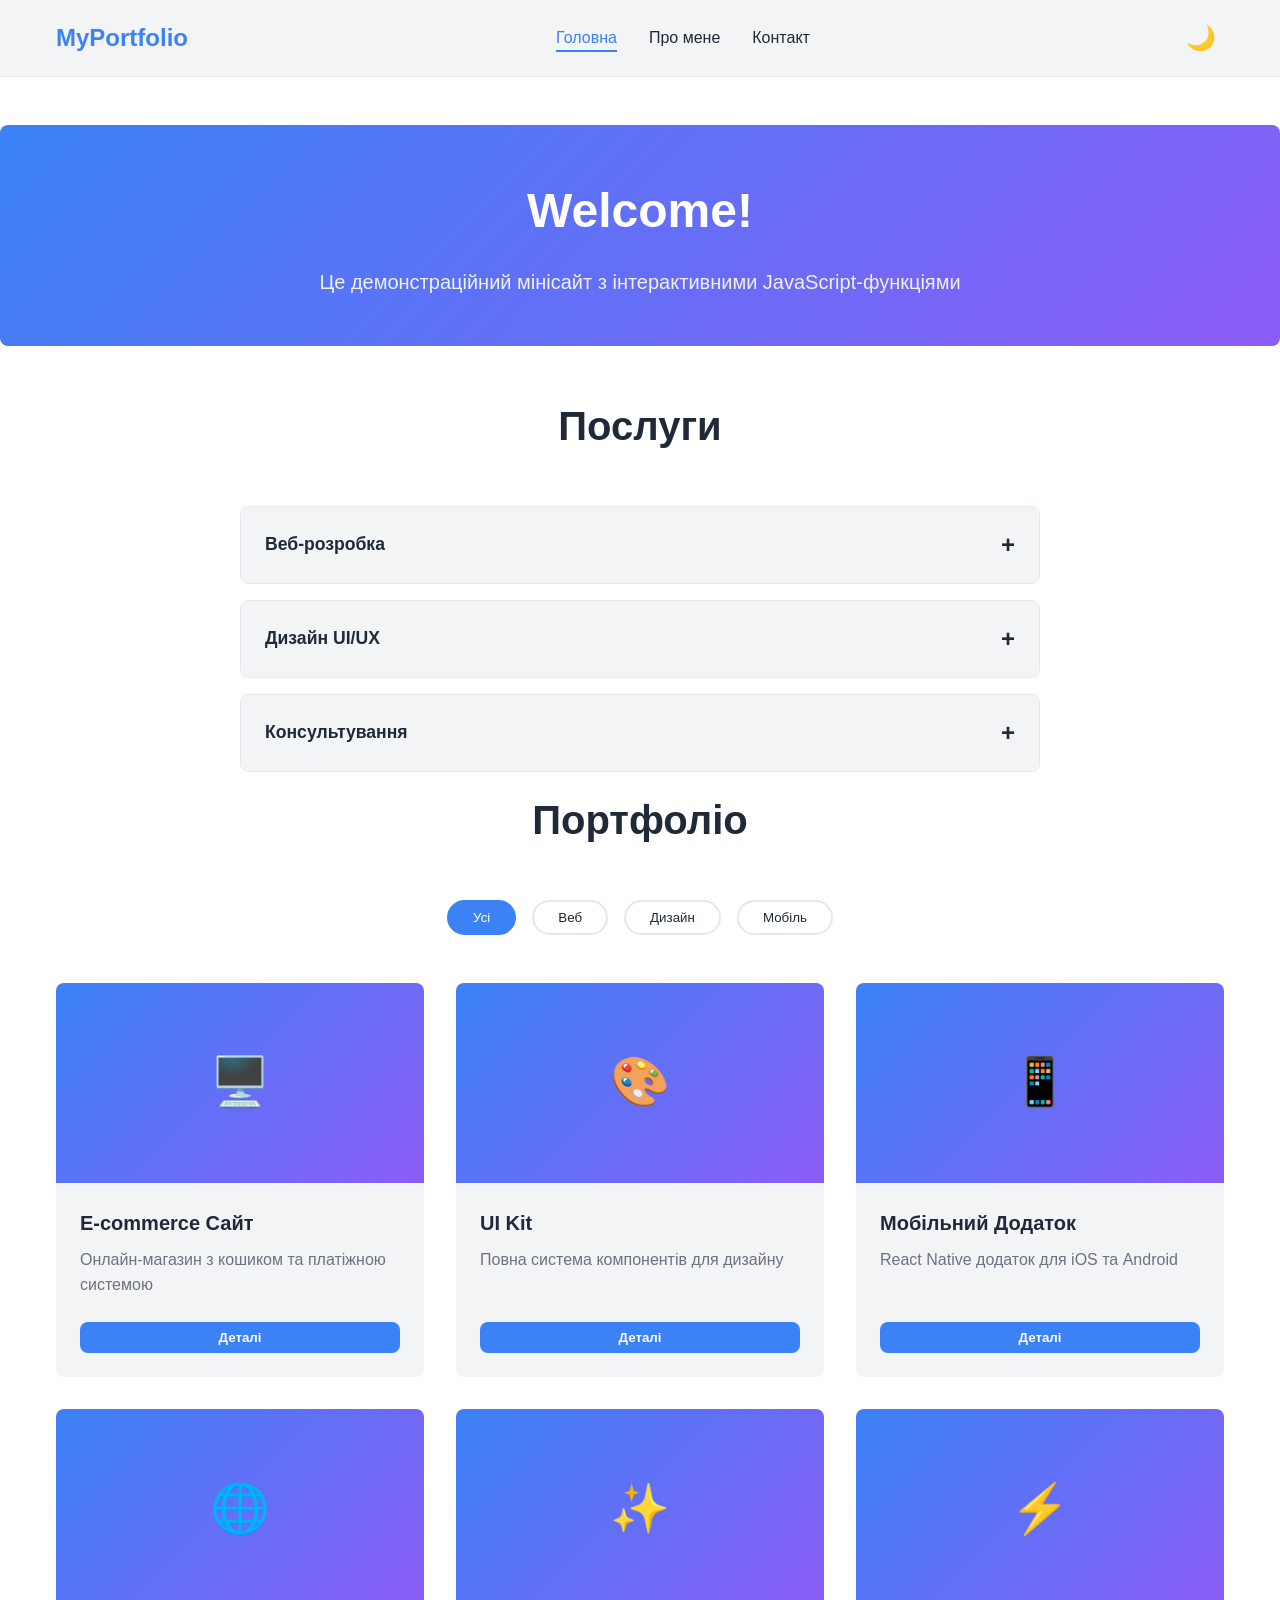
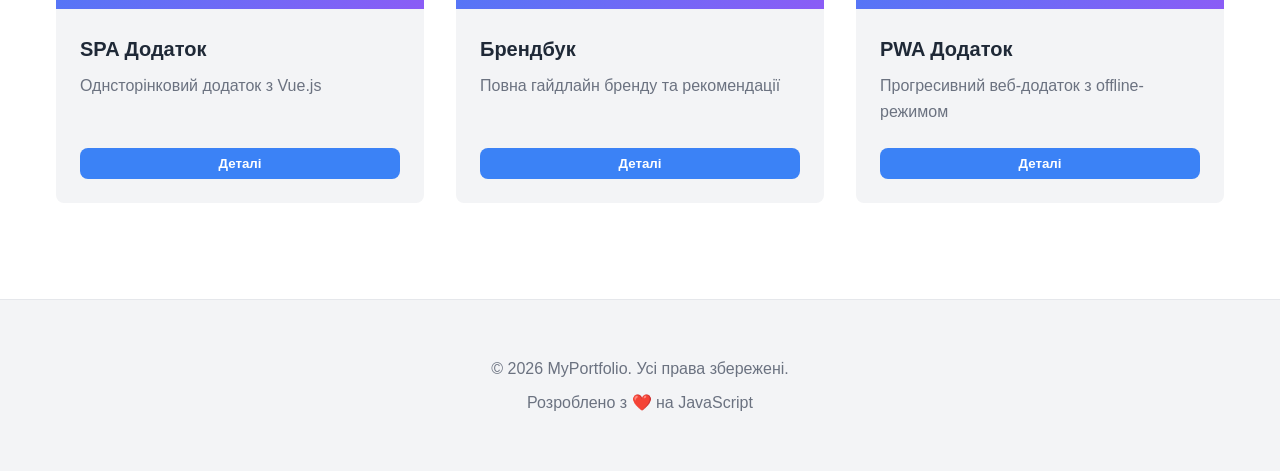
<file: index.html>
<!DOCTYPE html>
<html lang="uk">
<head>
    <meta charset="UTF-8">
    <meta name="viewport" content="width=device-width, initial-scale=1.0">
    <title>Портфоліо - Мінісайт на JavaScript</title>
    <link rel="stylesheet" href="styles/style.css">
</head>
<body>
    <!-- Навігація -->
    <nav class="navbar">
        <div class="navbar__container">
            <div class="navbar__brand">
                <a href="index.html" class="navbar__logo">MyPortfolio</a>
            </div>

            <!-- Кнопка меню для мобільних -->
            <button class="navbar__toggle" aria-label="Меню" aria-expanded="false">
                <span class="navbar__line"></span>
                <span class="navbar__line"></span>
                <span class="navbar__line"></span>
            </button>

            <!-- Меню навігації -->
            <ul class="navbar__menu">
                <li><a href="index.html" class="navbar__link">Головна</a></li>
                <li><a href="pages/about.html" class="navbar__link">Про мене</a></li>
                <li><a href="pages/contact.html" class="navbar__link">Контакт</a></li>
            </ul>

            <!-- Перемикач теми -->
            <button class="theme-toggle" aria-label="Переключити тему" title="Переключити тему">
                <span class="theme-toggle__icon">🌙</span>
            </button>
        </div>
    </nav>

    <!-- Основний вміст -->
    <main class="main">
        <!-- Герой-секція -->
        <section class="hero">
            <div class="hero__container">
                <h1 class="hero__title">Welcome!</h1>
                <p class="hero__subtitle">Це демонстраційний мінісайт з інтерактивними JavaScript-функціями</p>
            </div>
        </section>

        <!-- Секція послуг/акордеону -->
        <section class="services">
            <div class="container">
                <h2 class="section-title">Послуги</h2>
                <div class="accordion">
                    <div class="accordion__item">
                        <button class="accordion__header" aria-expanded="false">
                            <span>Веб-розробка</span>
                            <span class="accordion__icon">+</span>
                        </button>
                        <div class="accordion__content" hidden>
                            <p>Розробка адаптивних веб-сайтів з використанням HTML, CSS та JavaScript. Забезпечення найкращої продуктивності та UX.</p>
                        </div>
                    </div>

                    <div class="accordion__item">
                        <button class="accordion__header" aria-expanded="false">
                            <span>Дизайн UI/UX</span>
                            <span class="accordion__icon">+</span>
                        </button>
                        <div class="accordion__content" hidden>
                            <p>Створення інтуїтивних та красивих інтерфейсів. Фокус на користувацькому досвіді та доступності.</p>
                        </div>
                    </div>

                    <div class="accordion__item">
                        <button class="accordion__header" aria-expanded="false">
                            <span>Консультування</span>
                            <span class="accordion__icon">+</span>
                        </button>
                        <div class="accordion__content" hidden>
                            <p>Професійні консультації щодо обрання технологій, архітектури проекту та оптимізації розробки.</p>
                        </div>
                    </div>
                </div>
            </div>
        </section>

        <!-- Секція портфоліо з фільтрацією -->
        <section class="portfolio">
            <div class="container">
                <h2 class="section-title">Портфоліо</h2>
                
                <!-- Фільтри -->
                <div class="filter-buttons">
                    <button class="filter-btn filter-btn--active" data-filter="all">Усі</button>
                    <button class="filter-btn" data-filter="web">Веб</button>
                    <button class="filter-btn" data-filter="design">Дизайн</button>
                    <button class="filter-btn" data-filter="mobile">Мобіль</button>
                </div>

                <!-- Картки портфоліо -->
                <div class="portfolio__grid">
                    <div class="portfolio-card" data-category="web">
                        <div class="portfolio-card__image">🖥️</div>
                        <h3 class="portfolio-card__title">E-commerce Сайт</h3>
                        <p class="portfolio-card__desc">Онлайн-магазин з кошиком та платіжною системою</p>
                        <button class="portfolio-card__btn" data-modal="portfolio-1">Деталі</button>
                    </div>

                    <div class="portfolio-card" data-category="design">
                        <div class="portfolio-card__image">🎨</div>
                        <h3 class="portfolio-card__title">UI Kit</h3>
                        <p class="portfolio-card__desc">Повна система компонентів для дизайну</p>
                        <button class="portfolio-card__btn" data-modal="portfolio-2">Деталі</button>
                    </div>

                    <div class="portfolio-card" data-category="mobile">
                        <div class="portfolio-card__image">📱</div>
                        <h3 class="portfolio-card__title">Мобільний Додаток</h3>
                        <p class="portfolio-card__desc">React Native додаток для iOS та Android</p>
                        <button class="portfolio-card__btn" data-modal="portfolio-3">Деталі</button>
                    </div>

                    <div class="portfolio-card" data-category="web">
                        <div class="portfolio-card__image">🌐</div>
                        <h3 class="portfolio-card__title">SPA Додаток</h3>
                        <p class="portfolio-card__desc">Однсторінковий додаток з Vue.js</p>
                        <button class="portfolio-card__btn" data-modal="portfolio-4">Деталі</button>
                    </div>

                    <div class="portfolio-card" data-category="design">
                        <div class="portfolio-card__image">✨</div>
                        <h3 class="portfolio-card__title">Брендбук</h3>
                        <p class="portfolio-card__desc">Повна гайдлайн бренду та рекомендації</p>
                        <button class="portfolio-card__btn" data-modal="portfolio-5">Деталі</button>
                    </div>

                    <div class="portfolio-card" data-category="mobile">
                        <div class="portfolio-card__image">⚡</div>
                        <h3 class="portfolio-card__title">PWA Додаток</h3>
                        <p class="portfolio-card__desc">Прогресивний веб-додаток з offline-режимом</p>
                        <button class="portfolio-card__btn" data-modal="portfolio-6">Деталі</button>
                    </div>
                </div>
            </div>
        </section>
    </main>

    <!-- Модальні вікна для портфоліо -->
    <div class="modal" id="modal-portfolio-1" hidden>
        <div class="modal__overlay"></div>
        <div class="modal__content">
            <button class="modal__close" aria-label="Закрити">✕</button>
            <h3>E-commerce Сайт</h3>
            <p>Повнофункціональний онлайн-магазин з такими можливостями:</p>
            <ul>
                <li>Каталог товарів з пошуком</li>
                <li>Система рейтингів та відгуків</li>
                <li>Кошик для покупок</li>
                <li>Інтеграція платіжних систем</li>
            </ul>
        </div>
    </div>

    <div class="modal" id="modal-portfolio-2" hidden>
        <div class="modal__overlay"></div>
        <div class="modal__content">
            <button class="modal__close" aria-label="Закрити">✕</button>
            <h3>UI Kit</h3>
            <p>Набір готових компонентів для швидкої розробки інтерфейсів:</p>
            <ul>
                <li>Кнопки та форми</li>
                <li>Модальні вікна та сповіщення</li>
                <li>Карточки та списки</li>
                <li>Іконки та типографія</li>
            </ul>
        </div>
    </div>

    <div class="modal" id="modal-portfolio-3" hidden>
        <div class="modal__overlay"></div>
        <div class="modal__content">
            <button class="modal__close" aria-label="Закрити">✕</button>
            <h3>Мобільний Додаток</h3>
            <p>Кроссплатформенний додаток для управління задачами:</p>
            <ul>
                <li>iOS та Android версії</li>
                <li>Синхронізація в хмарі</li>
                <li>Offline-режим</li>
                <li>Push-сповіщення</li>
            </ul>
        </div>
    </div>

    <div class="modal" id="modal-portfolio-4" hidden>
        <div class="modal__overlay"></div>
        <div class="modal__content">
            <button class="modal__close" aria-label="Закрити">✕</button>
            <h3>SPA Додаток</h3>
            <p>Однсторінковий додаток для роботи з даними:</p>
            <ul>
                <li>Реактивні оновлення інтерфейсу</li>
                <li>RESTful API інтеграція</li>
                <li>Система ролей і дозволів</li>
                <li>Аналітика та репорти</li>
            </ul>
        </div>
    </div>

    <div class="modal" id="modal-portfolio-5" hidden>
        <div class="modal__overlay"></div>
        <div class="modal__content">
            <button class="modal__close" aria-label="Закрити">✕</button>
            <h3>Брендбук</h3>
            <p>Повна документація бренду:</p>
            <ul>
                <li>Логотип та його варіанти</li>
                <li>Кольорова палітра</li>
                <li>Типографія</li>
                <li>Найменування та приклади використання</li>
            </ul>
        </div>
    </div>

    <div class="modal" id="modal-portfolio-6" hidden>
        <div class="modal__overlay"></div>
        <div class="modal__content">
            <button class="modal__close" aria-label="Закрити">✕</button>
            <h3>PWA Додаток</h3>
            <p>Прогресивний веб-додаток:</p>
            <ul>
                <li>Встановлення на робочий стіл</li>
                <li>Робота без інтернету</li>
                <li>Синхронізація на фоні</li>
                <li>Push-сповіщення</li>
            </ul>
        </div>
    </div>

    <!-- Кнопка "Вгору" -->
    <button class="back-to-top" id="back-to-top" title="Повернутися вгору" hidden>
        ↑
    </button>

    <!-- Footer -->
    <footer class="footer">
        <div class="container">
            <p>&copy; <span id="year"></span> MyPortfolio. Усі права збережені.</p>
            <p>Розроблено з ❤️ на JavaScript</p>
        </div>
    </footer>

    <!-- Підключення JavaScript файлів -->
    <script src="js/main.js" defer></script>
    <script src="js/contact.js" defer></script>
</body>
</html>
</file>
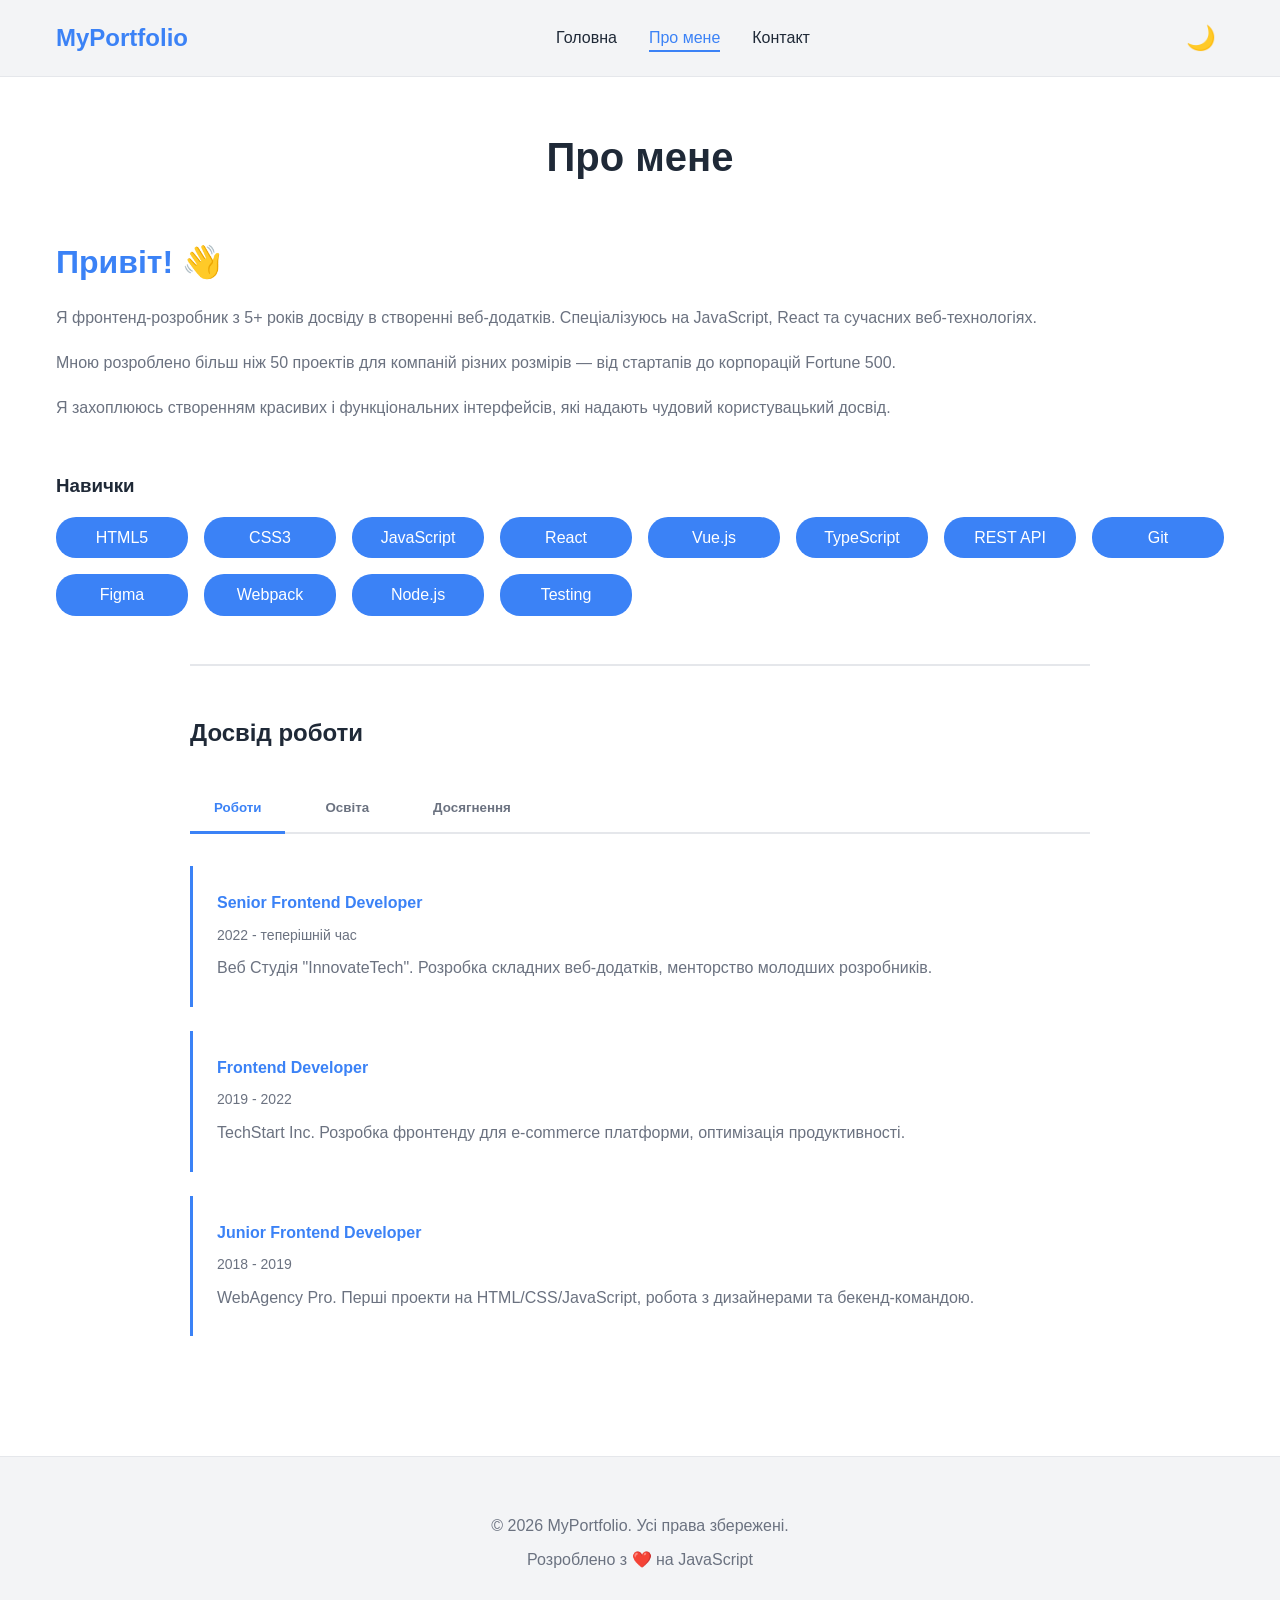
<file: pages/about.html>
<!DOCTYPE html>
<html lang="uk">
<head>
    <meta charset="UTF-8">
    <meta name="viewport" content="width=device-width, initial-scale=1.0">
    <title>Про мене - Мінісайт на JavaScript</title>
    <link rel="stylesheet" href="../styles/style.css">
</head>
<body>
    <!-- Навігація -->
    <nav class="navbar">
        <div class="navbar__container">
            <div class="navbar__brand">
                <a href="../index.html" class="navbar__logo">MyPortfolio</a>
            </div>

            <button class="navbar__toggle" aria-label="Меню" aria-expanded="false">
                <span class="navbar__line"></span>
                <span class="navbar__line"></span>
                <span class="navbar__line"></span>
            </button>

            <ul class="navbar__menu">
                <li><a href="../index.html" class="navbar__link">Головна</a></li>
                <li><a href="about.html" class="navbar__link">Про мене</a></li>
                <li><a href="contact.html" class="navbar__link">Контакт</a></li>
            </ul>

            <button class="theme-toggle" aria-label="Переключити тему" title="Переключити тему">
                <span class="theme-toggle__icon">🌙</span>
            </button>
        </div>
    </nav>

    <!-- Основний вміст -->
    <main class="main">
        <!-- Про мене секція -->
        <section class="about">
            <div class="container">
                <h1 class="section-title">Про мене</h1>
                
                <div class="about__content">
                    <div class="about__text">
                        <h2>Привіт! 👋</h2>
                        <p>Я фронтенд-розробник з 5+ років досвіду в створенні веб-додатків. Спеціалізуюсь на JavaScript, React та сучасних веб-технологіях.</p>
                        <p>Мною розроблено більш ніж 50 проектів для компаній різних розмірів — від стартапів до корпорацій Fortune 500.</p>
                        <p>Я захоплююсь створенням красивих і функціональних інтерфейсів, які надають чудовий користувацький досвід.</p>
                    </div>

                    <div class="about__skills">
                        <h3>Навички</h3>
                        <div class="skills-grid">
                            <div class="skill-tag">HTML5</div>
                            <div class="skill-tag">CSS3</div>
                            <div class="skill-tag">JavaScript</div>
                            <div class="skill-tag">React</div>
                            <div class="skill-tag">Vue.js</div>
                            <div class="skill-tag">TypeScript</div>
                            <div class="skill-tag">REST API</div>
                            <div class="skill-tag">Git</div>
                            <div class="skill-tag">Figma</div>
                            <div class="skill-tag">Webpack</div>
                            <div class="skill-tag">Node.js</div>
                            <div class="skill-tag">Testing</div>
                        </div>
                    </div>
                </div>

                <!-- Вкладки експерієнції -->
                <div class="experience-section">
                    <h3>Досвід роботи</h3>
                    
                    <div class="tabs">
                        <div class="tabs__buttons">
                            <button class="tabs__btn tabs__btn--active" data-tab="experience">Роботи</button>
                            <button class="tabs__btn" data-tab="education">Освіта</button>
                            <button class="tabs__btn" data-tab="achievements">Досягнення</button>
                        </div>

                        <div class="tabs__content">
                            <div id="tab-experience" class="tabs__panel">
                                <div class="timeline-item">
                                    <h4>Senior Frontend Developer</h4>
                                    <p class="timeline-date">2022 - теперішній час</p>
                                    <p>Веб Студія "InnovateTech". Розробка складних веб-додатків, менторство молодших розробників.</p>
                                </div>
                                <div class="timeline-item">
                                    <h4>Frontend Developer</h4>
                                    <p class="timeline-date">2019 - 2022</p>
                                    <p>TechStart Inc. Розробка фронтенду для e-commerce платформи, оптимізація продуктивності.</p>
                                </div>
                                <div class="timeline-item">
                                    <h4>Junior Frontend Developer</h4>
                                    <p class="timeline-date">2018 - 2019</p>
                                    <p>WebAgency Pro. Перші проекти на HTML/CSS/JavaScript, робота з дизайнерами та бекенд-командою.</p>
                                </div>
                            </div>

                            <div id="tab-education" class="tabs__panel" hidden>
                                <div class="timeline-item">
                                    <h4>Бакалавр Інформатики</h4>
                                    <p class="timeline-date">2016 - 2020</p>
                                    <p>Національний технічний університет України. Спеціалізація: веб-розробка та програмування.</p>
                                </div>
                                <div class="timeline-item">
                                    <h4>Курси за спеціальністю</h4>
                                    <p class="timeline-date">2017 - 2023</p>
                                    <p>Пройшов 15+ курсів по JavaScript, React, TypeScript та сучасній веб-розробці на Udemy, Coursera, egghead.io</p>
                                </div>
                            </div>

                            <div id="tab-achievements" class="tabs__panel" hidden>
                                <div class="timeline-item">
                                    <h4>🏆 Премія "Best Web Developer 2023"</h4>
                                    <p class="timeline-date">2023</p>
                                    <p>Отримана за видатний внесок у розвиток веб-технологій в Україні.</p>
                                </div>
                                <div class="timeline-item">
                                    <h4>🎯 1000+ GitHub зірок</h4>
                                    <p class="timeline-date">2022</p>
                                    <p>Мої open-source проекти отримали понад 1000 зірок на GitHub.</p>
                                </div>
                                <div class="timeline-item">
                                    <h4>📊 50+ завершених проектів</h4>
                                    <p class="timeline-date">2018 - теперішній час</p>
                                    <p>Успішно завершено понад 50 проектів для клієнтів світу.</p>
                                </div>
                            </div>
                        </div>
                    </div>
                </div>
            </div>
        </section>
    </main>

    <!-- Кнопка "Вгору" -->
    <button class="back-to-top" id="back-to-top" title="Повернутися вгору" hidden>
        ↑
    </button>

    <!-- Footer -->
    <footer class="footer">
        <div class="container">
            <p>&copy; <span id="year"></span> MyPortfolio. Усі права збережені.</p>
            <p>Розроблено з ❤️ на JavaScript</p>
        </div>
    </footer>

    <!-- Підключення JavaScript файлів -->
    <script src="../js/main.js" defer></script>
    <script src="../js/contact.js" defer></script>
</body>
</html>
</file>
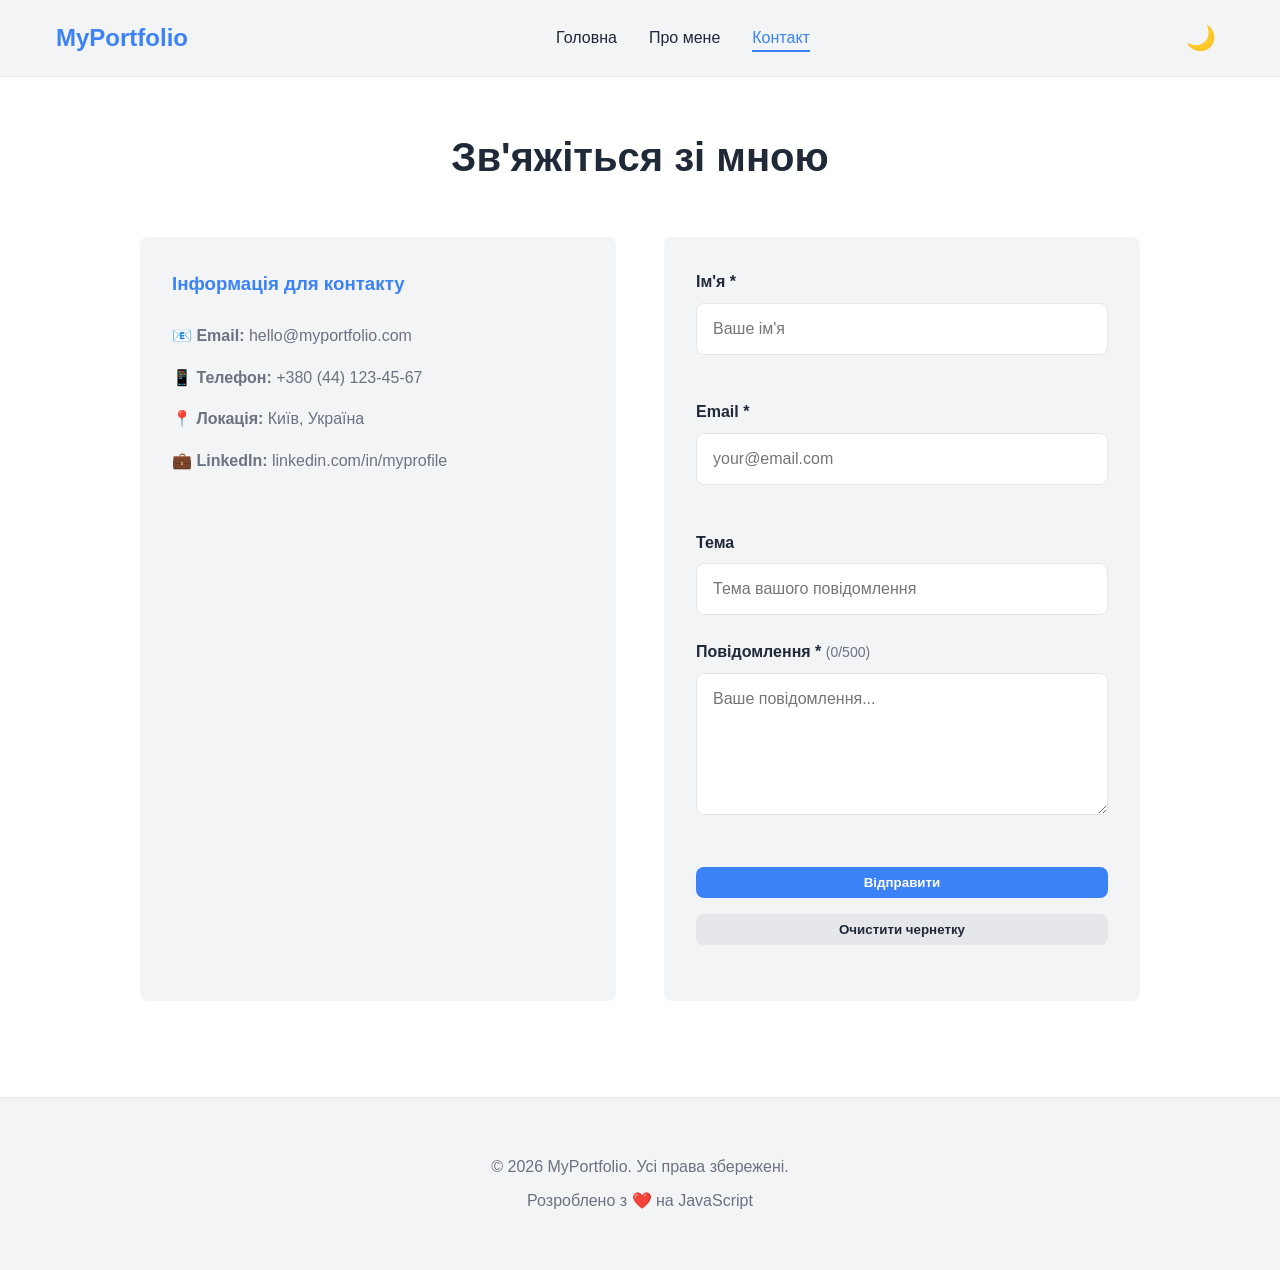
<file: pages/contact.html>
<!DOCTYPE html>
<html lang="uk">
<head>
    <meta charset="UTF-8">
    <meta name="viewport" content="width=device-width, initial-scale=1.0">
    <title>Контакти - Мінісайт на JavaScript</title>
    <link rel="stylesheet" href="../styles/style.css">
</head>
<body>
    <!-- Навігація -->
    <nav class="navbar">
        <div class="navbar__container">
            <div class="navbar__brand">
                <a href="../index.html" class="navbar__logo">MyPortfolio</a>
            </div>

            <button class="navbar__toggle" aria-label="Меню" aria-expanded="false">
                <span class="navbar__line"></span>
                <span class="navbar__line"></span>
                <span class="navbar__line"></span>
            </button>

            <ul class="navbar__menu">
                <li><a href="../index.html" class="navbar__link">Головна</a></li>
                <li><a href="about.html" class="navbar__link">Про мене</a></li>
                <li><a href="contact.html" class="navbar__link">Контакт</a></li>
            </ul>

            <button class="theme-toggle" aria-label="Переключити тему" title="Переключити тему">
                <span class="theme-toggle__icon">🌙</span>
            </button>
        </div>
    </nav>

    <!-- Основний вміст -->
    <main class="main">
        <section class="contact">
            <div class="container">
                <h1 class="section-title">Зв'яжіться зі мною</h1>
                
                <div class="contact__content">
                    <div class="contact__info">
                        <h3>Інформація для контакту</h3>
                        <div class="contact-item">
                            <strong>📧 Email:</strong> hello@myportfolio.com
                        </div>
                        <div class="contact-item">
                            <strong>📱 Телефон:</strong> +380 (44) 123-45-67
                        </div>
                        <div class="contact-item">
                            <strong>📍 Локація:</strong> Київ, Україна
                        </div>
                        <div class="contact-item">
                            <strong>💼 LinkedIn:</strong> linkedin.com/in/myprofile
                        </div>
                    </div>

                    <form id="contact-form" class="contact-form">
                        <!-- Поле Ім'я -->
                        <div class="form-group">
                            <label for="name">Ім'я *</label>
                            <input 
                                type="text" 
                                id="name" 
                                name="name" 
                                required
                                placeholder="Ваше ім'я"
                            >
                            <span class="form-error" id="error-name"></span>
                        </div>

                        <!-- Поле Email -->
                        <div class="form-group">
                            <label for="email">Email *</label>
                            <input 
                                type="email" 
                                id="email" 
                                name="email" 
                                required
                                placeholder="your@email.com"
                            >
                            <span class="form-error" id="error-email"></span>
                        </div>

                        <!-- Поле Тема -->
                        <div class="form-group">
                            <label for="subject">Тема</label>
                            <input 
                                type="text" 
                                id="subject" 
                                name="subject" 
                                placeholder="Тема вашого повідомлення"
                            >
                        </div>

                        <!-- Поле Повідомлення -->
                        <div class="form-group">
                            <label for="message">Повідомлення * 
                                <span class="char-count">(<span id="char-count">0</span>/<span id="char-max">500</span>)</span>
                            </label>
                            <textarea 
                                id="message" 
                                name="message" 
                                required
                                maxlength="500"
                                placeholder="Ваше повідомлення..."
                                rows="6"
                            ></textarea>
                            <span class="form-error" id="error-message"></span>
                        </div>

                        <!-- Кнопки -->
                        <div class="form-actions">
                            <button type="submit" class="btn btn--primary">Відправити</button>
                            <button type="button" id="clear-draft-btn" class="btn btn--secondary">Очистити чернетку</button>
                        </div>

                        <!-- Повідомлення про стан -->
                        <div id="form-status" class="form-status" hidden></div>
                    </form>
                </div>

                <!-- Модальне вікно підтвердження перед очищенням -->
                <div class="modal" id="modal-confirm-clear" hidden>
                    <div class="modal__overlay"></div>
                    <div class="modal__content">
                        <button class="modal__close" aria-label="Закрити">✕</button>
                        <h3>Очистити чернетку?</h3>
                        <p>Ви впевнені, що хочете видалити усі введені дані? Це неможливо відмінити.</p>
                        <div class="modal-actions">
                            <button id="confirm-clear" class="btn btn--danger">Так, очистити</button>
                            <button id="cancel-clear" class="btn btn--secondary">Скасувати</button>
                        </div>
                    </div>
                </div>

                <!-- Успішна відправка -->
                <div class="modal" id="modal-success" hidden>
                    <div class="modal__overlay"></div>
                    <div class="modal__content modal__content--success">
                        <h3>✓ Дякуємо за повідомлення!</h3>
                        <div id="success-data" class="success-data"></div>
                        <button id="success-close" class="btn btn--primary">Закрити</button>
                    </div>
                </div>
            </div>
        </section>
    </main>

    <!-- Кнопка "Вгору" -->
    <button class="back-to-top" id="back-to-top" title="Повернутися вгору" hidden>
        ↑
    </button>

    <!-- Footer -->
    <footer class="footer">
        <div class="container">
            <p>&copy; <span id="year"></span> MyPortfolio. Усі права збережені.</p>
            <p>Розроблено з ❤️ на JavaScript</p>
        </div>
    </footer>

    <!-- Підключення JavaScript файлів -->
    <script src="../js/main.js" defer></script>
    <script src="../js/contact.js" defer></script>
</body>
</html>
</file>
<file: styles/style.css>
/* ========================================
   СТИЛІ ДЛЯ МІНІСАЙТУ НА JAVASCRIPT
   ======================================== */

/* Кольорові змінні */
:root {
    --color-primary: #3b82f6;
    --color-primary-dark: #2563eb;
    --color-secondary: #8b5cf6;
    --color-text: #1f2937;
    --color-text-light: #6b7280;
    --color-bg: #ffffff;
    --color-bg-alt: #f3f4f6;
    --color-border: #e5e7eb;
    --color-success: #10b981;
    --color-danger: #ef4444;
    --color-warning: #f59e0b;

    --spacing-xs: 0.25rem;
    --spacing-sm: 0.5rem;
    --spacing-md: 1rem;
    --spacing-lg: 1.5rem;
    --spacing-xl: 2rem;
    --spacing-2xl: 3rem;

    --border-radius: 0.5rem;
    --transition: all 0.3s ease;
}

/* Темна тема */
body.theme-dark {
    --color-text: #f9fafb;
    --color-text-light: #d1d5db;
    --color-bg: #111827;
    --color-bg-alt: #1f2937;
    --color-border: #374151;
}

/* ========================================
   БАЗОВІ СТИЛІ
   ======================================== */

* {
    margin: 0;
    padding: 0;
    box-sizing: border-box;
}

html {
    scroll-behavior: smooth;
}

body {
    font-family: -apple-system, BlinkMacSystemFont, 'Segoe UI', Roboto, Oxygen, Ubuntu, Cantarell, sans-serif;
    background-color: var(--color-bg);
    color: var(--color-text);
    line-height: 1.6;
    transition: var(--transition);
}

.container {
    max-width: 1200px;
    margin: 0 auto;
    padding: 0 var(--spacing-md);
}

/* ========================================
   НАВІГАЦІЯ
   ======================================== */

.navbar {
    background-color: var(--color-bg-alt);
    border-bottom: 1px solid var(--color-border);
    position: sticky;
    top: 0;
    z-index: 100;
    transition: var(--transition);
}

.navbar__container {
    max-width: 1200px;
    margin: 0 auto;
    padding: var(--spacing-md);
    display: flex;
    align-items: center;
    justify-content: space-between;
}

.navbar__brand {
    flex-shrink: 0;
}

.navbar__logo {
    font-size: 1.5rem;
    font-weight: bold;
    color: var(--color-primary);
    text-decoration: none;
    transition: var(--transition);
}

.navbar__logo:hover {
    color: var(--color-primary-dark);
}

.navbar__menu {
    display: flex;
    list-style: none;
    gap: var(--spacing-xl);
    flex-grow: 1;
    justify-content: center;
}

.navbar__link {
    color: var(--color-text);
    text-decoration: none;
    font-weight: 500;
    transition: var(--transition);
    padding-bottom: var(--spacing-xs);
    border-bottom: 2px solid transparent;
}

.navbar__link:hover,
.navbar__link.is-active {
    color: var(--color-primary);
    border-bottom-color: var(--color-primary);
}

/* Перемикач теми */
.theme-toggle {
    background: none;
    border: none;
    font-size: 1.5rem;
    cursor: pointer;
    padding: var(--spacing-sm);
    border-radius: var(--border-radius);
    transition: var(--transition);
    flex-shrink: 0;
}

.theme-toggle:hover {
    background-color: var(--color-border);
}

/* Кнопка меню (мобільна) */
.navbar__toggle {
    display: none;
    background: none;
    border: none;
    flex-direction: column;
    cursor: pointer;
    gap: var(--spacing-xs);
    flex-shrink: 0;
}

.navbar__line {
    width: 25px;
    height: 3px;
    background-color: var(--color-text);
    transition: var(--transition);
    border-radius: 2px;
}

/* Мобільна адаптація */
@media (max-width: 768px) {
    .navbar__toggle {
        display: flex;
    }

    .navbar__menu {
        position: absolute;
        top: 100%;
        left: 0;
        right: 0;
        background-color: var(--color-bg-alt);
        flex-direction: column;
        gap: 0;
        border-bottom: 1px solid var(--color-border);
        max-height: 0;
        overflow: hidden;
        transition: max-height 0.3s ease;
    }

    .navbar__menu.is-active {
        max-height: 300px;
    }

    .navbar__link {
        padding: var(--spacing-md);
        border-bottom: 1px solid var(--color-border);
    }

    .navbar__toggle.is-active .navbar__line:nth-child(1) {
        transform: rotate(45deg) translateY(10px);
    }

    .navbar__toggle.is-active .navbar__line:nth-child(2) {
        opacity: 0;
    }

    .navbar__toggle.is-active .navbar__line:nth-child(3) {
        transform: rotate(-45deg) translateY(-10px);
    }
}

/* ========================================
   ОСНОВНИЙ КОНТЕНТ
   ======================================== */

.main {
    min-height: calc(100vh - 140px);
    padding: var(--spacing-2xl) 0;
}

/* Герой-секція */
.hero {
    background: linear-gradient(135deg, var(--color-primary) 0%, var(--color-secondary) 100%);
    color: white;
    padding: var(--spacing-2xl) var(--spacing-md);
    border-radius: var(--border-radius);
    margin-bottom: var(--spacing-2xl);
    text-align: center;
}

.hero__title {
    font-size: 3rem;
    margin-bottom: var(--spacing-md);
    animation: slideIn 0.6s ease;
}

.hero__subtitle {
    font-size: 1.25rem;
    opacity: 0.9;
    animation: slideIn 0.8s ease;
}

@keyframes slideIn {
    from {
        opacity: 0;
        transform: translateY(20px);
    }
    to {
        opacity: 1;
        transform: translateY(0);
    }
}

/* Заголовки секцій */
.section-title {
    font-size: 2.5rem;
    margin-bottom: var(--spacing-2xl);
    text-align: center;
    color: var(--color-text);
}

/* ========================================
   АКОРДЕОН
   ======================================== */

.accordion {
    max-width: 800px;
    margin: 0 auto;
}

.accordion__item {
    border: 1px solid var(--color-border);
    border-radius: var(--border-radius);
    margin-bottom: var(--spacing-md);
    overflow: hidden;
    transition: var(--transition);
}

.accordion__header {
    width: 100%;
    padding: var(--spacing-lg);
    background-color: var(--color-bg-alt);
    border: none;
    cursor: pointer;
    display: flex;
    justify-content: space-between;
    align-items: center;
    font-size: 1.1rem;
    font-weight: 600;
    color: var(--color-text);
    transition: var(--transition);
}

.accordion__header:hover {
    background-color: var(--color-border);
}

.accordion__icon {
    transition: transform 0.3s ease;
    font-size: 1.5rem;
}

.accordion__header[aria-expanded="true"] .accordion__icon {
    transform: rotate(45deg);
}

.accordion__content {
    padding: var(--spacing-lg);
    background-color: var(--color-bg);
    border-top: 1px solid var(--color-border);
}

.accordion__content p {
    color: var(--color-text-light);
    line-height: 1.8;
}

/* ========================================
   ФІЛЬТРИ
   ======================================== */

.filter-buttons {
    display: flex;
    gap: var(--spacing-md);
    justify-content: center;
    margin-bottom: var(--spacing-2xl);
    flex-wrap: wrap;
}

.filter-btn {
    padding: var(--spacing-sm) var(--spacing-lg);
    border: 2px solid var(--color-border);
    background-color: var(--color-bg);
    color: var(--color-text);
    border-radius: 20px;
    cursor: pointer;
    transition: var(--transition);
    font-weight: 500;
}

.filter-btn:hover,
.filter-btn--active {
    background-color: var(--color-primary);
    color: white;
    border-color: var(--color-primary);
}

/* ========================================
   ПОРТФОЛІО - КАРТКИ
   ======================================== */

.portfolio__grid {
    display: grid;
    grid-template-columns: repeat(auto-fill, minmax(300px, 1fr));
    gap: var(--spacing-xl);
}

.portfolio-card {
    background-color: var(--color-bg-alt);
    border-radius: var(--border-radius);
    overflow: hidden;
    transition: var(--transition);
    display: flex;
    flex-direction: column;
}

.portfolio-card:hover {
    transform: translateY(-5px);
    box-shadow: 0 10px 30px rgba(0, 0, 0, 0.1);
}

.portfolio-card[hidden] {
    display: none;
}

.portfolio-card__image {
    background: linear-gradient(135deg, var(--color-primary) 0%, var(--color-secondary) 100%);
    color: white;
    display: flex;
    align-items: center;
    justify-content: center;
    font-size: 3rem;
    height: 200px;
}

.portfolio-card__title {
    padding: var(--spacing-lg) var(--spacing-lg) var(--spacing-sm);
    font-size: 1.25rem;
    color: var(--color-text);
}

.portfolio-card__desc {
    padding: 0 var(--spacing-lg);
    color: var(--color-text-light);
    flex-grow: 1;
}

.portfolio-card__btn {
    margin: var(--spacing-lg);
    padding: var(--spacing-sm) var(--spacing-lg);
    background-color: var(--color-primary);
    color: white;
    border: none;
    border-radius: var(--border-radius);
    cursor: pointer;
    font-weight: 600;
    transition: var(--transition);
}

.portfolio-card__btn:hover {
    background-color: var(--color-primary-dark);
}

/* ========================================
   МОДАЛЬНІ ВІКНА
   ======================================== */

.modal {
    position: fixed;
    top: 0;
    left: 0;
    width: 100%;
    height: 100%;
    display: flex;
    align-items: center;
    justify-content: center;
    z-index: 1000;
}

.modal[hidden] {
    display: none !important;
}

.modal__overlay {
    position: absolute;
    top: 0;
    left: 0;
    width: 100%;
    height: 100%;
    background-color: rgba(0, 0, 0, 0.5);
}

.modal__content {
    position: relative;
    background-color: var(--color-bg);
    border-radius: var(--border-radius);
    padding: var(--spacing-2xl);
    max-width: 500px;
    max-height: 90vh;
    overflow-y: auto;
    animation: slideUp 0.3s ease;
    z-index: 1001;
}

@keyframes slideUp {
    from {
        opacity: 0;
        transform: translateY(20px);
    }
    to {
        opacity: 1;
        transform: translateY(0);
    }
}

.modal__content--success {
    text-align: center;
}

.modal__close {
    position: absolute;
    top: var(--spacing-md);
    right: var(--spacing-md);
    background: none;
    border: none;
    font-size: 1.5rem;
    cursor: pointer;
    color: var(--color-text-light);
    transition: var(--transition);
}

.modal__close:hover {
    color: var(--color-text);
}

.modal__content h3 {
    color: var(--color-text);
    margin-bottom: var(--spacing-md);
}

.modal__content ul {
    text-align: left;
    margin: var(--spacing-md) 0;
    padding-left: var(--spacing-lg);
}

.modal__content li {
    margin: var(--spacing-sm) 0;
    color: var(--color-text-light);
}

/* ========================================
   ФОРМИ
   ======================================== */

.form-group {
    margin-bottom: var(--spacing-lg);
}

.form-group label {
    display: block;
    margin-bottom: var(--spacing-sm);
    font-weight: 600;
    color: var(--color-text);
}

.char-count {
    font-size: 0.875rem;
    color: var(--color-text-light);
    font-weight: normal;
}

.form-group input,
.form-group textarea {
    width: 100%;
    padding: var(--spacing-md);
    border: 1px solid var(--color-border);
    border-radius: var(--border-radius);
    background-color: var(--color-bg);
    color: var(--color-text);
    font-family: inherit;
    font-size: 1rem;
    transition: var(--transition);
}

.form-group input:focus,
.form-group textarea:focus {
    outline: none;
    border-color: var(--color-primary);
    box-shadow: 0 0 0 3px rgba(59, 130, 246, 0.1);
}

.form-group input.is-invalid,
.form-group textarea.is-invalid {
    border-color: var(--color-danger);
}

.form-error {
    display: block;
    color: var(--color-danger);
    font-size: 0.875rem;
    margin-top: var(--spacing-xs);
    min-height: 1.2em;
}

.form-actions {
    display: flex;
    gap: var(--spacing-md);
    margin: var(--spacing-lg) 0;
    flex-wrap: wrap;
}

.form-status {
    padding: var(--spacing-lg);
    border-radius: var(--border-radius);
    margin-top: var(--spacing-lg);
    font-weight: 500;
}

.form-status.success {
    background-color: #d1fae5;
    color: #065f46;
    border: 1px solid #a7f3d0;
}

.form-status.error {
    background-color: #fee2e2;
    color: #991b1b;
    border: 1px solid #fecaca;
}

/* ========================================
   КНОПКИ
   ======================================== */

.btn {
    padding: var(--spacing-sm) var(--spacing-lg);
    border: none;
    border-radius: var(--border-radius);
    cursor: pointer;
    font-weight: 600;
    transition: var(--transition);
    display: inline-block;
    text-align: center;
    text-decoration: none;
}

.btn--primary {
    background-color: var(--color-primary);
    color: white;
}

.btn--primary:hover {
    background-color: var(--color-primary-dark);
}

.btn--secondary {
    background-color: var(--color-border);
    color: var(--color-text);
}

.btn--secondary:hover {
    background-color: #d1d5db;
}

.btn--danger {
    background-color: var(--color-danger);
    color: white;
}

.btn--danger:hover {
    background-color: #dc2626;
}

/* ========================================
   КНОПКА "ВГОРУ"
   ======================================== */

.back-to-top {
    position: fixed;
    bottom: var(--spacing-xl);
    right: var(--spacing-xl);
    width: 50px;
    height: 50px;
    background-color: var(--color-primary);
    color: white;
    border: none;
    border-radius: 50%;
    cursor: pointer;
    font-size: 1.5rem;
    display: flex;
    align-items: center;
    justify-content: center;
    transition: var(--transition);
    z-index: 99;
    box-shadow: 0 4px 12px rgba(0, 0, 0, 0.15);
}

.back-to-top:hover {
    background-color: var(--color-primary-dark);
    transform: translateY(-5px);
}

.back-to-top[hidden] {
    display: none !important;
}

/* ========================================
   ПРО МЕНЕ
   ======================================== */

.about__content {
    margin-bottom: var(--spacing-2xl);
}

.about__text {
    margin-bottom: var(--spacing-2xl);
}

.about__text h2 {
    font-size: 2rem;
    margin-bottom: var(--spacing-md);
    color: var(--color-primary);
}

.about__text p {
    margin-bottom: var(--spacing-md);
    color: var(--color-text-light);
    line-height: 1.8;
}

.skills-grid {
    display: grid;
    grid-template-columns: repeat(auto-fill, minmax(120px, 1fr));
    gap: var(--spacing-md);
    margin: var(--spacing-md) 0;
}

.skill-tag {
    background-color: var(--color-primary);
    color: white;
    padding: var(--spacing-sm) var(--spacing-md);
    border-radius: 20px;
    text-align: center;
    font-weight: 500;
    transition: var(--transition);
    cursor: pointer;
}

.skill-tag:hover {
    background-color: var(--color-primary-dark);
    transform: scale(1.05);
}

/* ========================================
   ВКЛАДКИ
   ======================================== */

.tabs__buttons {
    display: flex;
    gap: var(--spacing-md);
    margin-bottom: var(--spacing-xl);
    border-bottom: 2px solid var(--color-border);
    flex-wrap: wrap;
}

.tabs__btn {
    padding: var(--spacing-md) var(--spacing-lg);
    background: none;
    border: none;
    cursor: pointer;
    font-weight: 600;
    color: var(--color-text-light);
    border-bottom: 3px solid transparent;
    margin-bottom: -2px;
    transition: var(--transition);
}

.tabs__btn:hover {
    color: var(--color-text);
}

.tabs__btn--active {
    color: var(--color-primary);
    border-bottom-color: var(--color-primary);
}

.tabs__panel {
    animation: fadeIn 0.3s ease;
}

.tabs__panel[hidden] {
    display: none;
}

@keyframes fadeIn {
    from {
        opacity: 0;
    }
    to {
        opacity: 1;
    }
}

.timeline-item {
    padding: var(--spacing-lg);
    border-left: 3px solid var(--color-primary);
    margin-bottom: var(--spacing-lg);
}

.timeline-item h4 {
    color: var(--color-primary);
    margin-bottom: var(--spacing-sm);
}

.timeline-date {
    color: var(--color-text-light);
    font-size: 0.875rem;
    margin-bottom: var(--spacing-sm);
}

.timeline-item p:last-child {
    color: var(--color-text-light);
    line-height: 1.8;
}

/* ========================================
   КОНТАКТИ
   ======================================== */

.contact__content {
    display: grid;
    grid-template-columns: 1fr 1fr;
    gap: var(--spacing-2xl);
    max-width: 1000px;
    margin: 0 auto;
}

@media (max-width: 768px) {
    .contact__content {
        grid-template-columns: 1fr;
    }
}

.contact__info {
    padding: var(--spacing-xl);
    background-color: var(--color-bg-alt);
    border-radius: var(--border-radius);
}

.contact__info h3 {
    margin-bottom: var(--spacing-lg);
    color: var(--color-primary);
}

.contact-item {
    margin-bottom: var(--spacing-md);
    color: var(--color-text-light);
}

.contact-form {
    background-color: var(--color-bg-alt);
    padding: var(--spacing-xl);
    border-radius: var(--border-radius);
}

.contact-form .form-actions {
    flex-direction: column;
}

.contact-form .btn {
    width: 100%;
}

.modal-actions {
    display: flex;
    gap: var(--spacing-md);
    margin-top: var(--spacing-lg);
}

.modal-actions .btn {
    flex: 1;
}

.success-data {
    text-align: left;
    background-color: var(--color-bg-alt);
    padding: var(--spacing-lg);
    border-radius: var(--border-radius);
    margin: var(--spacing-lg) 0;
}

.success-data p {
    margin: var(--spacing-sm) 0;
    color: var(--color-text-light);
}

.success-data strong {
    color: var(--color-text);
}

/* ========================================
   FOOTER
   ======================================== */

.footer {
    background-color: var(--color-bg-alt);
    border-top: 1px solid var(--color-border);
    padding: var(--spacing-2xl) var(--spacing-md);
    text-align: center;
    color: var(--color-text-light);
    margin-top: var(--spacing-2xl);
}

.footer p {
    margin: var(--spacing-sm) 0;
}

/* ========================================
   EXPERIENCE SECTION
   ======================================== */

.experience-section {
    max-width: 900px;
    margin: var(--spacing-2xl) auto 0;
    padding-top: var(--spacing-2xl);
    border-top: 2px solid var(--color-border);
}

.experience-section h3 {
    margin-bottom: var(--spacing-xl);
    font-size: 1.5rem;
    color: var(--color-text);
}

/* ========================================
   RESPONSIVE
   ======================================== */

@media (max-width: 768px) {
    .hero__title {
        font-size: 2rem;
    }

    .section-title {
        font-size: 2rem;
    }

    .portfolio__grid {
        grid-template-columns: 1fr;
    }

    .navbar__menu {
        gap: 0;
    }

    .modal__content {
        margin: var(--spacing-md);
        max-width: calc(100% - var(--spacing-md) * 2);
    }
}
</file>
